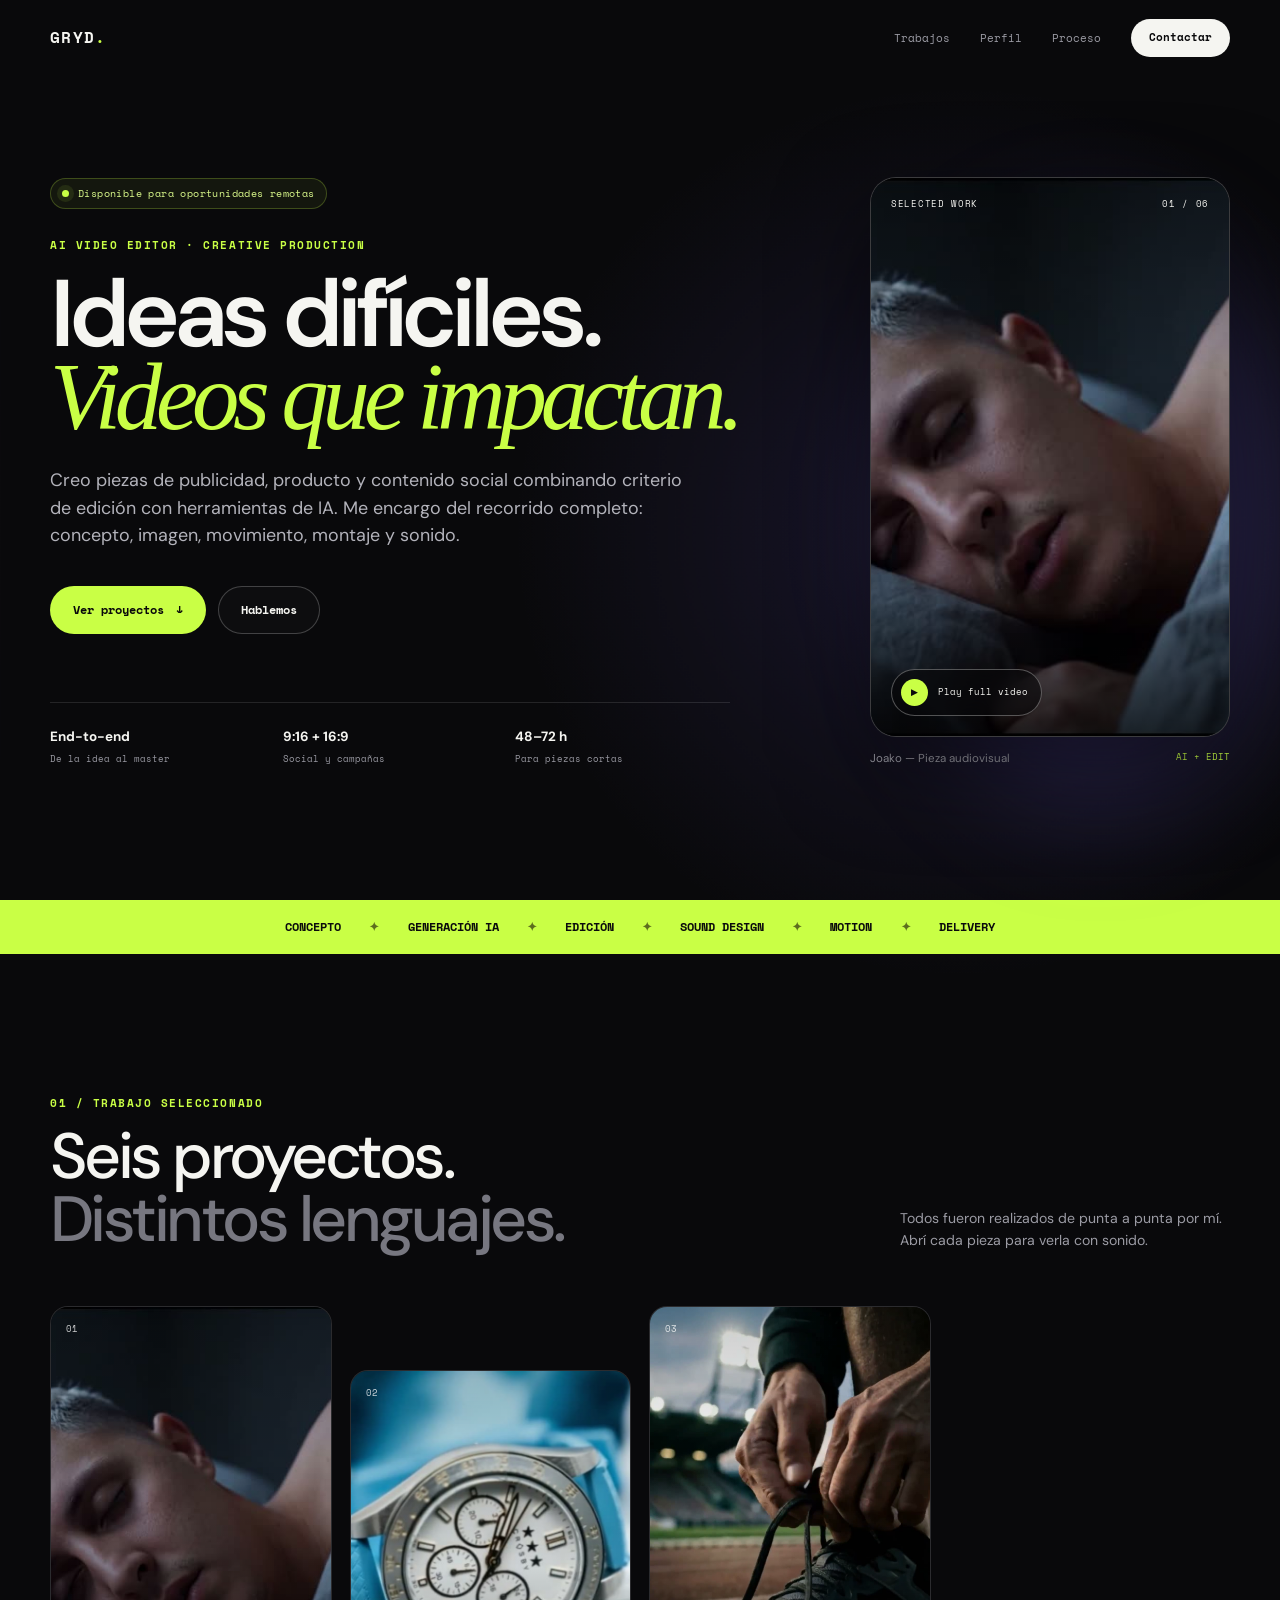
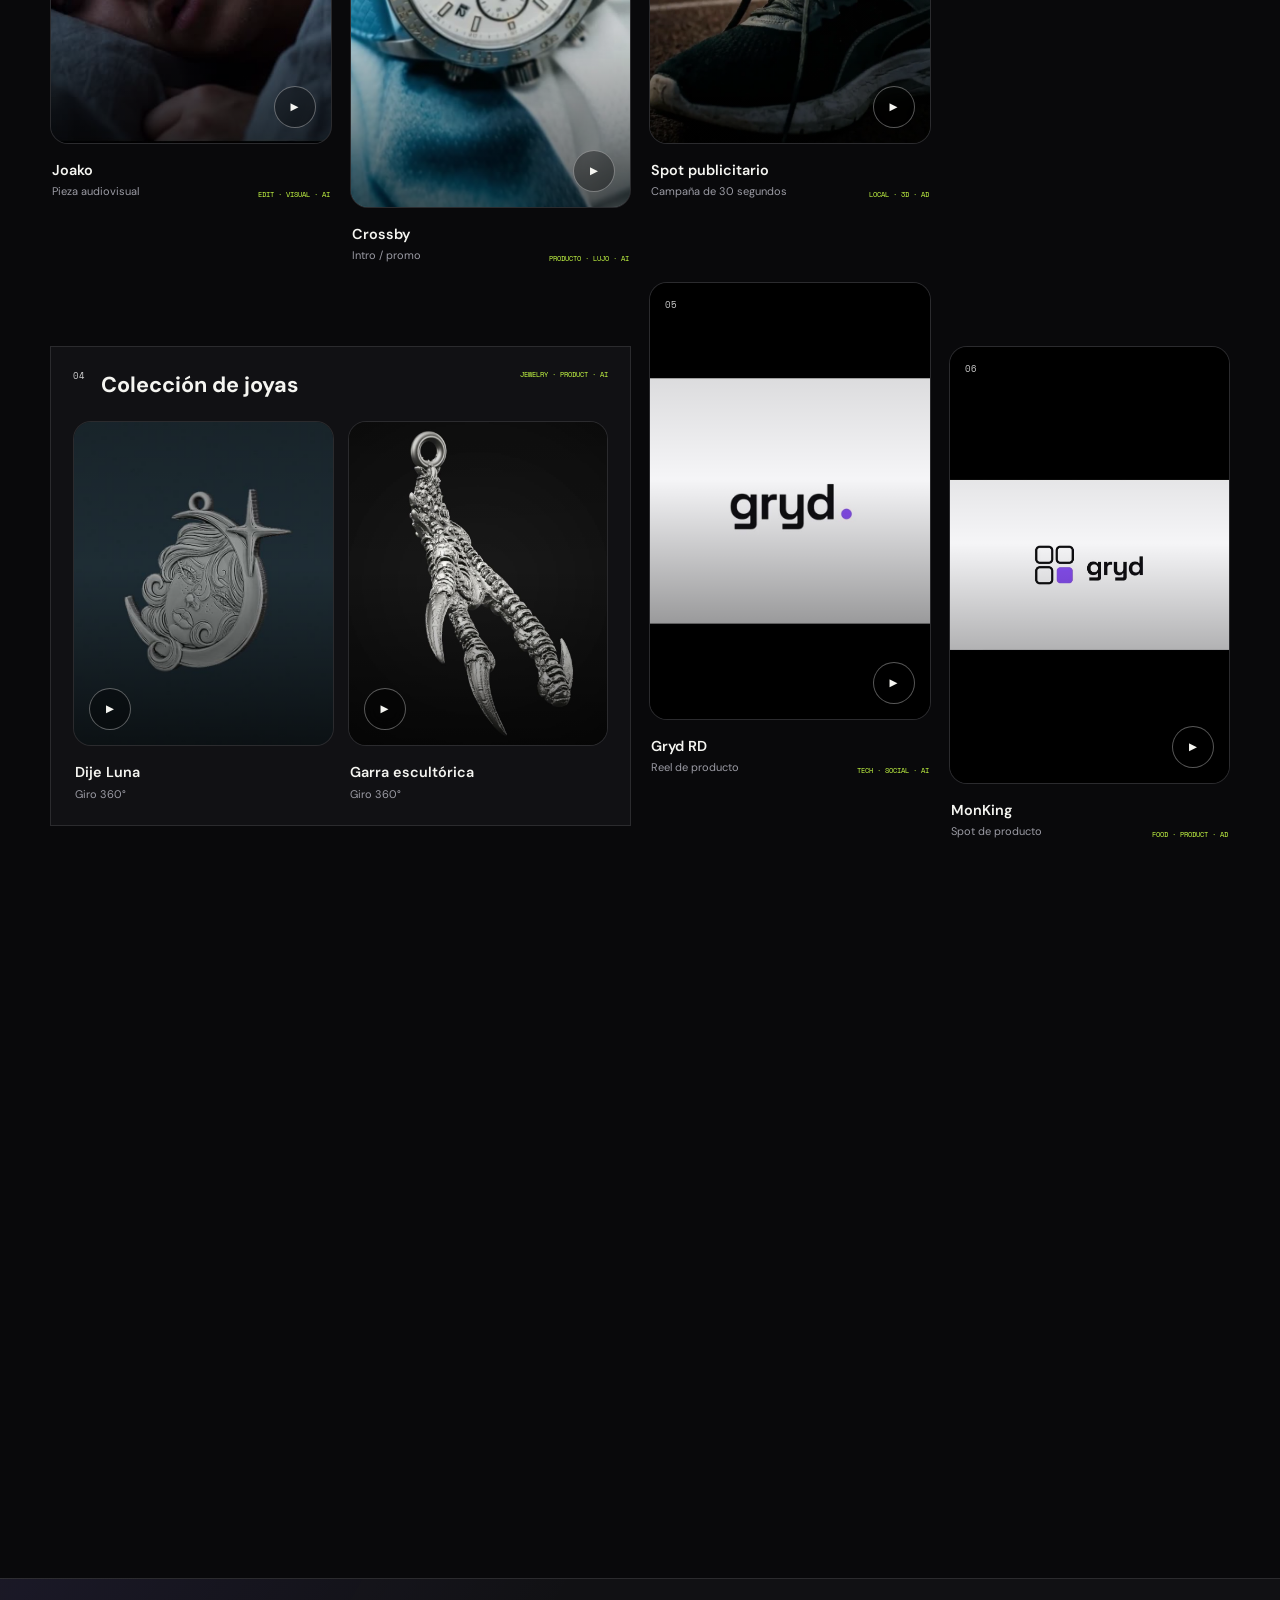
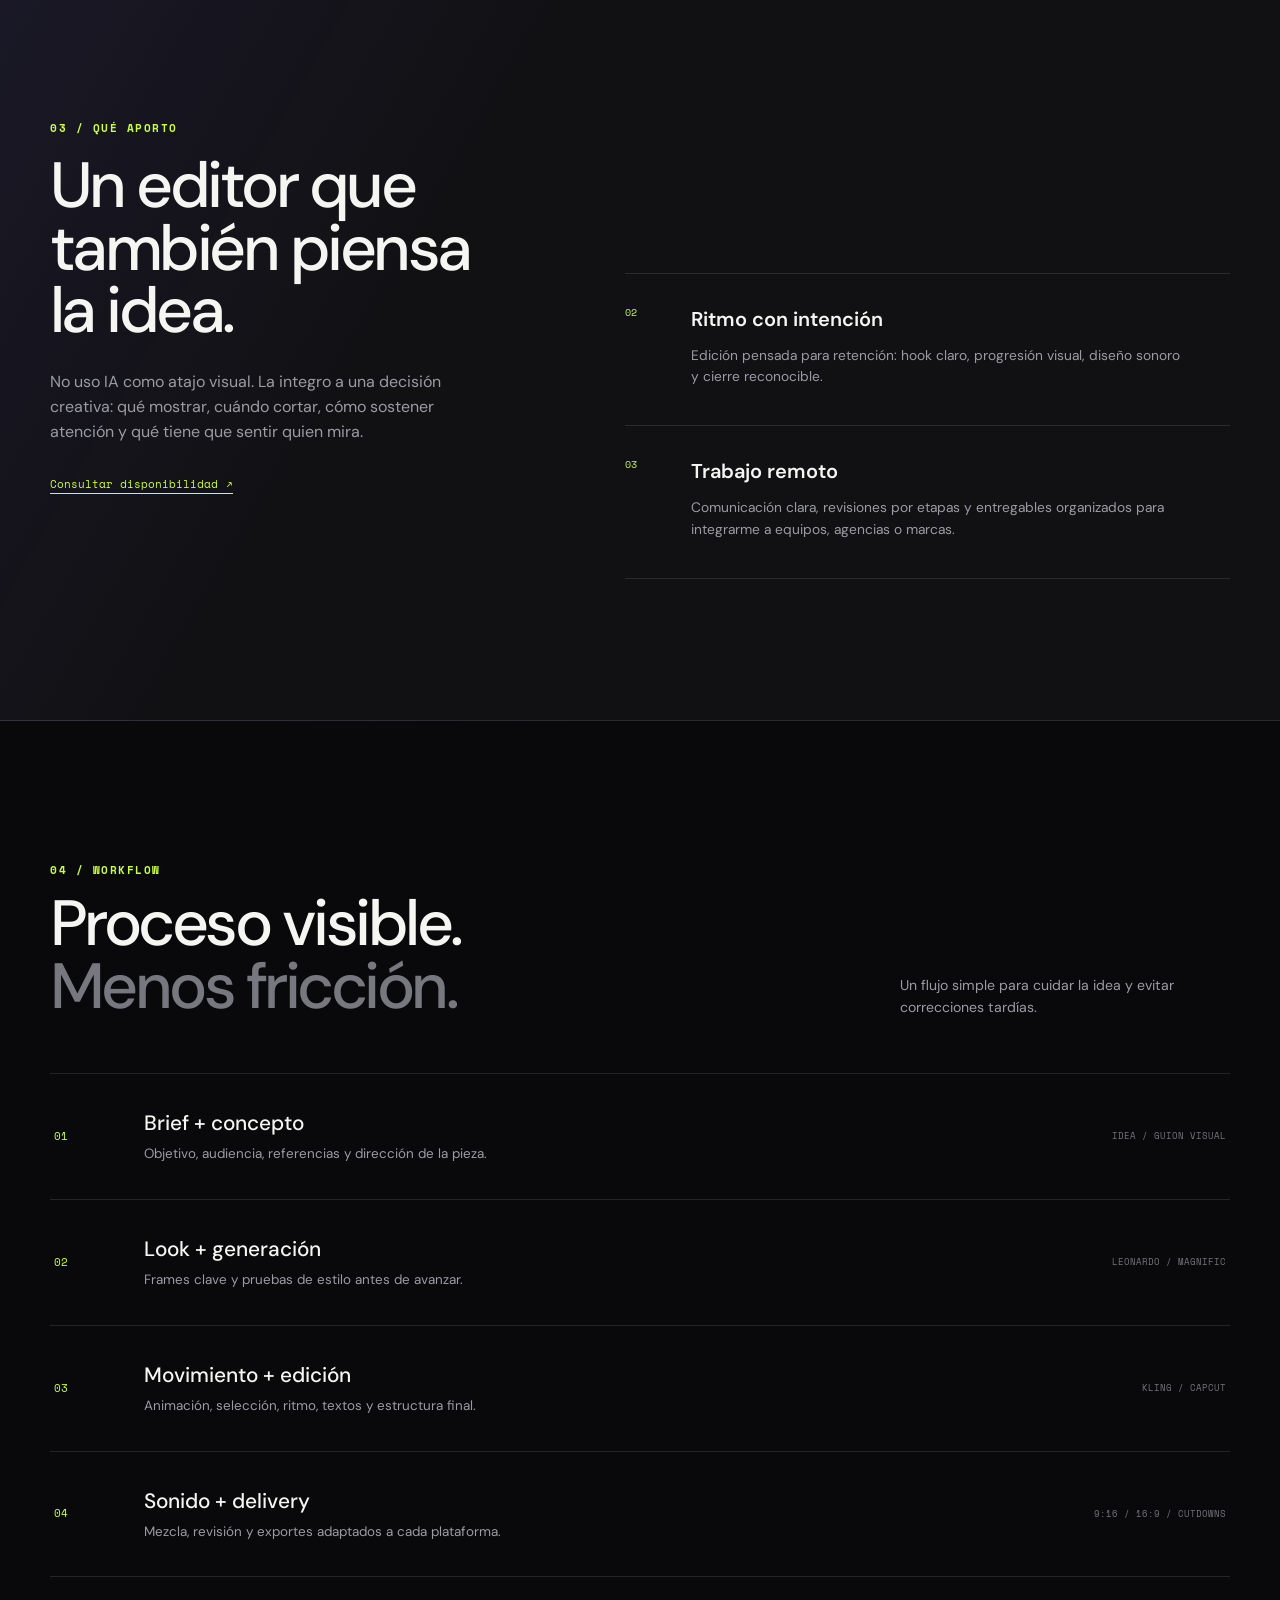
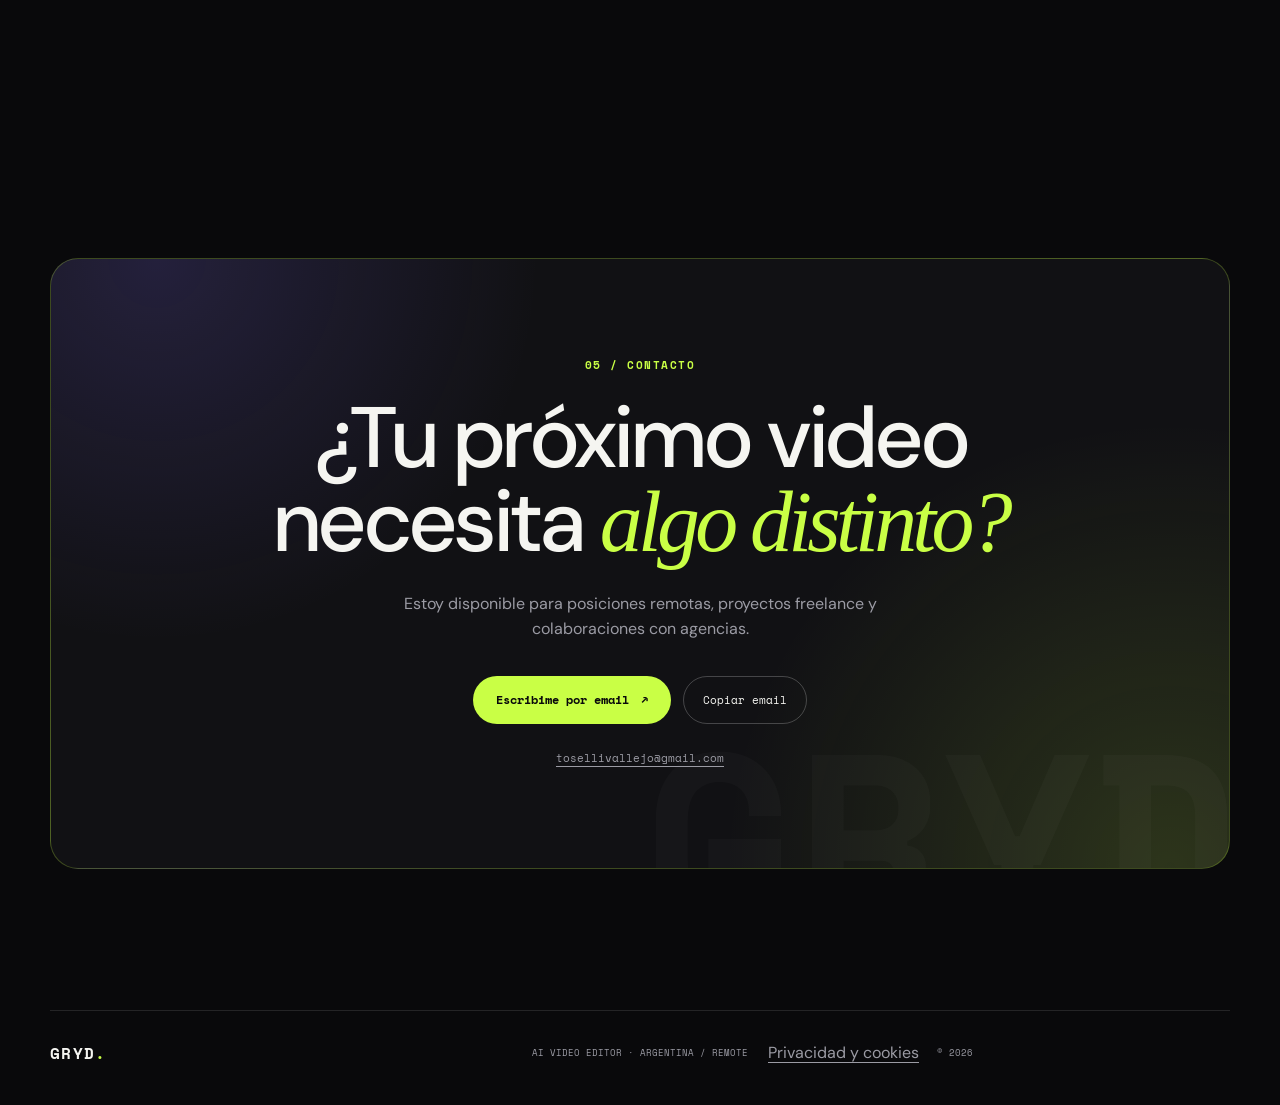
<file: index.html>
<!doctype html>
<html lang="es">
<head>
  <meta charset="utf-8">
  <meta name="viewport" content="width=device-width, initial-scale=1">
  <meta name="theme-color" content="#09090b">
  <meta name="referrer" content="strict-origin-when-cross-origin">
  <title>Gryd — AI Video Editor | Portfolio</title>
  <meta name="description" content="Portfolio de edición de video con IA: publicidad, producto y contenido social. Concepto, generación, montaje, sonido y entrega final.">
  <meta property="og:title" content="Gryd — AI Video Editor">
  <meta property="og:description" content="Ideas convertidas en videos que detienen el scroll. Portfolio de edición, dirección visual e IA.">
  <meta property="og:type" content="website">
  <meta property="og:url" content="https://gryd-ai-video-editor.vercel.app/">
  <meta property="og:image" content="https://gryd-ai-video-editor.vercel.app/og-cover.jpg">
  <meta property="og:image:width" content="1200">
  <meta property="og:image:height" content="630">
  <meta property="og:image:alt" content="Portfolio de Gryd, editor de video con IA">
  <meta name="twitter:card" content="summary_large_image">
  <link rel="canonical" href="https://gryd-ai-video-editor.vercel.app/">
  <link rel="stylesheet" href="styles.css">
</head>
<body>
  <a class="skip-link" href="#contenido">Saltar al contenido</a>

  <header class="nav" aria-label="Navegación principal">
    <a href="#top" class="nav__logo" aria-label="Gryd, inicio">GRYD<span>.</span></a>
    <nav class="nav__links" id="nav-links">
      <a href="#trabajos">Trabajos</a>
      <a href="#perfil">Perfil</a>
      <a href="#proceso">Proceso</a>
      <a href="#contacto" class="btn btn--small btn--light">Contactar</a>
    </nav>
    <button class="nav__burger" type="button" aria-label="Abrir menú" aria-controls="nav-links" aria-expanded="false">
      <span></span><span></span>
    </button>
  </header>

  <main id="contenido">
    <section class="hero container" id="top">
      <div class="hero__copy">
        <div class="availability reveal"><span></span> Disponible para oportunidades remotas</div>
        <p class="eyebrow reveal">AI VIDEO EDITOR · CREATIVE PRODUCTION</p>
        <h1 class="hero__title reveal">Ideas difíciles.<br><em>Videos que impactan.</em></h1>
        <p class="hero__lead reveal">
          Creo piezas de publicidad, producto y contenido social combinando criterio de edición con herramientas de IA. Me encargo del recorrido completo: concepto, imagen, movimiento, montaje y sonido.
        </p>
        <div class="hero__actions reveal">
          <a href="#trabajos" class="btn btn--primary">Ver proyectos <span aria-hidden="true">↓</span></a>
          <a href="mailto:tosellivallejo@gmail.com?subject=Oportunidad%20de%20edición%20de%20video" class="btn btn--outline">Hablemos</a>
        </div>
        <ul class="hero__facts reveal" aria-label="Datos principales">
          <li><strong>End-to-end</strong><span>De la idea al master</span></li>
          <li><strong>9:16 + 16:9</strong><span>Social y campañas</span></li>
          <li><strong>48–72 h</strong><span>Para piezas cortas</span></li>
        </ul>
      </div>

      <div class="hero__reel reveal" aria-label="Muestra destacada del portfolio">
        <div class="hero__reel-frame">
          <video src="videos/joako.mp4#t=0.5" poster="posters/joako.jpg" muted playsinline preload="none" aria-label="Vista previa del proyecto Joako"></video>
          <div class="hero__reel-shade"></div>
          <div class="hero__reel-top"><span>SELECTED WORK</span><span>01 / 06</span></div>
          <button class="hero__play" type="button" data-open-video="videos/joako.mp4" data-title="Joako — Pieza audiovisual" data-meta="Edición · Dirección visual · IA · Sound design" aria-label="Reproducir proyecto Joako">
            <span aria-hidden="true">▶</span> Play full video
          </button>
        </div>
        <p class="hero__reel-caption">Joako — Pieza audiovisual <span>AI + EDIT</span></p>
      </div>
    </section>

    <div class="capabilities" aria-label="Capacidades">
      <div class="capabilities__track">
        <span>CONCEPTO</span><i>✦</i><span>GENERACIÓN IA</span><i>✦</i><span>EDICIÓN</span><i>✦</i><span>SOUND DESIGN</span><i>✦</i><span>MOTION</span><i>✦</i><span>DELIVERY</span>
      </div>
    </div>

    <section class="section container" id="trabajos">
      <div class="section__head reveal">
        <div>
          <p class="eyebrow">01 / TRABAJO SELECCIONADO</p>
          <h2>Seis proyectos.<br><span>Distintos lenguajes.</span></h2>
        </div>
        <p>Todos fueron realizados de punta a punta por mí. Abrí cada pieza para verla con sonido.</p>
      </div>

      <div class="works">
        <article class="work work--tall reveal">
          <button class="work__open" type="button" data-open-video="videos/joako.mp4" data-title="Joako — Pieza audiovisual" data-meta="Edición · Dirección visual · IA · Sound design" aria-label="Ver proyecto Joako">
            <span class="work__media"><video src="videos/joako.mp4#t=0.5" poster="posters/joako.jpg" preload="none" muted playsinline loop></video><span class="work__overlay"><span class="work__index">01</span><span class="work__play" aria-hidden="true">▶</span></span></span>
            <span class="work__info"><span><b>Joako</b><small>Pieza audiovisual</small></span><span class="work__tags">EDIT · VISUAL · AI</span></span>
          </button>
        </article>

        <article class="work work--tall reveal">
          <button class="work__open" type="button" data-open-video="videos/crossby.mp4" data-title="Crossby — Intro / promo" data-meta="Producto premium · Concepto, dirección visual, IA, edición y sonido" aria-label="Ver Crossby — Intro / promo">
            <span class="work__media"><video src="videos/crossby.mp4#t=0.5" poster="posters/crossby.jpg" preload="none" muted playsinline loop></video><span class="work__overlay"><span class="work__index">02</span><span class="work__play" aria-hidden="true">▶</span></span></span>
            <span class="work__info"><span><b>Crossby</b><small>Intro / promo</small></span><span class="work__tags">PRODUCTO · LUJO · AI</span></span>
          </button>
        </article>

        <article class="work reveal">
          <button class="work__open" type="button" data-open-video="videos/spotpubli.mp4" data-title="Spot publicitario — 30s" data-meta="Negocio local · Concepto, visuales 3D, montaje y acabado final" aria-label="Ver spot publicitario de 30 segundos">
            <span class="work__media"><video src="videos/spotpubli.mp4#t=0.5" poster="posters/spotpubli.jpg" preload="none" muted playsinline loop></video><span class="work__overlay"><span class="work__index">03</span><span class="work__play" aria-hidden="true">▶</span></span></span>
            <span class="work__info"><span><b>Spot publicitario</b><small>Campaña de 30 segundos</small></span><span class="work__tags">LOCAL · 3D · AD</span></span>
          </button>
        </article>

        <article class="work work--collection reveal">
          <div class="collection__head"><div><span class="work__index">04</span><h3>Colección de joyas</h3></div><span class="work__tags">JEWELRY · PRODUCT · AI</span></div>
          <div class="collection__grid">
            <button class="work__open" type="button" data-open-video="videos/joya-dije-luna.mp4" data-title="Dije Luna — Giro 360°" data-meta="Joyería · Producto · Movimiento y acabado" aria-label="Ver Dije Luna">
              <span class="work__media"><video src="videos/joya-dije-luna.mp4#t=0.5" poster="posters/joya-dije-luna.jpg" preload="none" muted playsinline loop></video><span class="work__overlay"><span class="work__play" aria-hidden="true">▶</span></span></span>
              <span class="work__info"><span><b>Dije Luna</b><small>Giro 360°</small></span></span>
            </button>
            <button class="work__open" type="button" data-open-video="videos/joya-garra-escultorica.mp4" data-title="Garra escultórica — Giro 360°" data-meta="Joyería · Producto · Movimiento y acabado" aria-label="Ver Garra escultórica">
              <span class="work__media"><video src="videos/joya-garra-escultorica.mp4#t=0.5" poster="posters/joya-garra-escultorica.jpg" preload="none" muted playsinline loop></video><span class="work__overlay"><span class="work__play" aria-hidden="true">▶</span></span></span>
              <span class="work__info"><span><b>Garra escultórica</b><small>Giro 360°</small></span></span>
            </button>
          </div>
        </article>

        <article class="work reveal">
          <button class="work__open" type="button" data-open-video="videos/gryd-rd.mp4" data-title="Gryd RD — Reel de producto" data-meta="Producto tech · Dirección de arte, ritmo, tipografía y edición" aria-label="Ver reel de producto Gryd RD">
            <span class="work__media"><video src="videos/gryd-rd.mp4#t=0.5" poster="posters/gryd-rd.jpg" preload="none" muted playsinline loop></video><span class="work__overlay"><span class="work__index">05</span><span class="work__play" aria-hidden="true">▶</span></span></span>
            <span class="work__info"><span><b>Gryd RD</b><small>Reel de producto</small></span><span class="work__tags">TECH · SOCIAL · AI</span></span>
          </button>
        </article>

        <article class="work work--tall reveal">
          <button class="work__open" type="button" data-open-video="videos/maniking.mp4" data-title="MonKing — Spot de producto" data-meta="Food / snack · Concepto, composición IA, montaje y sound design" aria-label="Ver spot de producto MonKing">
            <span class="work__media"><video src="videos/maniking.mp4#t=0.5" poster="posters/maniking.jpg" preload="none" muted playsinline loop></video><span class="work__overlay"><span class="work__index">06</span><span class="work__play" aria-hidden="true">▶</span></span></span>
            <span class="work__info"><span><b>MonKing</b><small>Spot de producto</small></span><span class="work__tags">FOOD · PRODUCT · AD</span></span>
          </button>
        </article>
      </div>
    </section>

    <section class="section container wip" id="en-proceso">
      <div class="wip__card reveal">
        <div class="wip__visual" aria-label="Espacio reservado para el adelanto de El Barrio">
          <span>WORK IN PROGRESS</span>
          <strong>PRÓXIMAMENTE</strong>
        </div>
        <div class="wip__copy">
          <p class="eyebrow">02 / EN PROCESO</p>
          <h2>El Barrio</h2>
          <p>Una exploración audiovisual sobre identidad, personajes y atmósfera urbana. Actualmente en desarrollo.</p>
          <span class="wip__status"><i></i> Adelanto en preparación</span>
        </div>
      </div>
    </section>

    <section class="section profile" id="perfil">
      <div class="container profile__grid">
        <div class="profile__intro reveal">
          <p class="eyebrow">03 / QUÉ APORTO</p>
          <h2>Un editor que también piensa la idea.</h2>
          <p>No uso IA como atajo visual. La integro a una decisión creativa: qué mostrar, cuándo cortar, cómo sostener atención y qué tiene que sentir quien mira.</p>
          <a href="mailto:tosellivallejo@gmail.com?subject=Oportunidad%20remota%20de%20video" class="text-link">Consultar disponibilidad <span aria-hidden="true">↗</span></a>
        </div>

        <div class="strengths">
          <article class="strength reveal"><span>01</span><div><h3>Ownership completo</h3><p>Puedo recibir un brief abierto y llevarlo hasta una pieza lista para publicar, manteniendo una dirección visual coherente.</p></div></article>
          <article class="strength reveal"><span>02</span><div><h3>Ritmo con intención</h3><p>Edición pensada para retención: hook claro, progresión visual, diseño sonoro y cierre reconocible.</p></div></article>
          <article class="strength reveal"><span>03</span><div><h3>Trabajo remoto</h3><p>Comunicación clara, revisiones por etapas y entregables organizados para integrarme a equipos, agencias o marcas.</p></div></article>
        </div>
      </div>
    </section>

    <section class="section container" id="proceso">
      <div class="section__head reveal">
        <div><p class="eyebrow">04 / WORKFLOW</p><h2>Proceso visible.<br><span>Menos fricción.</span></h2></div>
        <p>Un flujo simple para cuidar la idea y evitar correcciones tardías.</p>
      </div>
      <ol class="process">
        <li class="process__item reveal"><span>01</span><div><h3>Brief + concepto</h3><p>Objetivo, audiencia, referencias y dirección de la pieza.</p></div><small>IDEA / GUION VISUAL</small></li>
        <li class="process__item reveal"><span>02</span><div><h3>Look + generación</h3><p>Frames clave y pruebas de estilo antes de avanzar.</p></div><small>LEONARDO / MAGNIFIC</small></li>
        <li class="process__item reveal"><span>03</span><div><h3>Movimiento + edición</h3><p>Animación, selección, ritmo, textos y estructura final.</p></div><small>KLING / CAPCUT</small></li>
        <li class="process__item reveal"><span>04</span><div><h3>Sonido + delivery</h3><p>Mezcla, revisión y exportes adaptados a cada plataforma.</p></div><small>9:16 / 16:9 / CUTDOWNS</small></li>
      </ol>
    </section>

    <section class="section container" id="contacto">
      <div class="contact reveal">
        <p class="eyebrow">05 / CONTACTO</p>
        <h2>¿Tu próximo video<br>necesita <em>algo distinto?</em></h2>
        <p>Estoy disponible para posiciones remotas, proyectos freelance y colaboraciones con agencias.</p>
        <div class="contact__actions"><a class="btn btn--primary" href="mailto:tosellivallejo@gmail.com?subject=Hablemos%20de%20video">Escribime por email <span aria-hidden="true">↗</span></a><button class="copy-email" type="button" data-copy="tosellivallejo@gmail.com">Copiar email</button></div>
        <a class="contact__mail" href="mailto:tosellivallejo@gmail.com">tosellivallejo@gmail.com</a>
      </div>
    </section>
  </main>

  <footer class="footer container">
    <a href="#top" class="nav__logo">GRYD<span>.</span></a>
    <p>AI VIDEO EDITOR · ARGENTINA / REMOTE</p>
    <div class="footer__legal"><a href="/privacidad">Privacidad y cookies</a><p>© 2026</p></div>
  </footer>

  <div class="lightbox" id="lightbox" hidden role="dialog" aria-modal="true" aria-labelledby="lightbox-title">
    <button class="lightbox__close" type="button" aria-label="Cerrar video">×</button>
    <div class="lightbox__content"><video class="lightbox__video" controls playsinline></video><div class="lightbox__info"><p id="lightbox-title"></p><span id="lightbox-meta"></span></div></div>
  </div>

  <script src="script.js"></script>
</body>
</html>
</file>
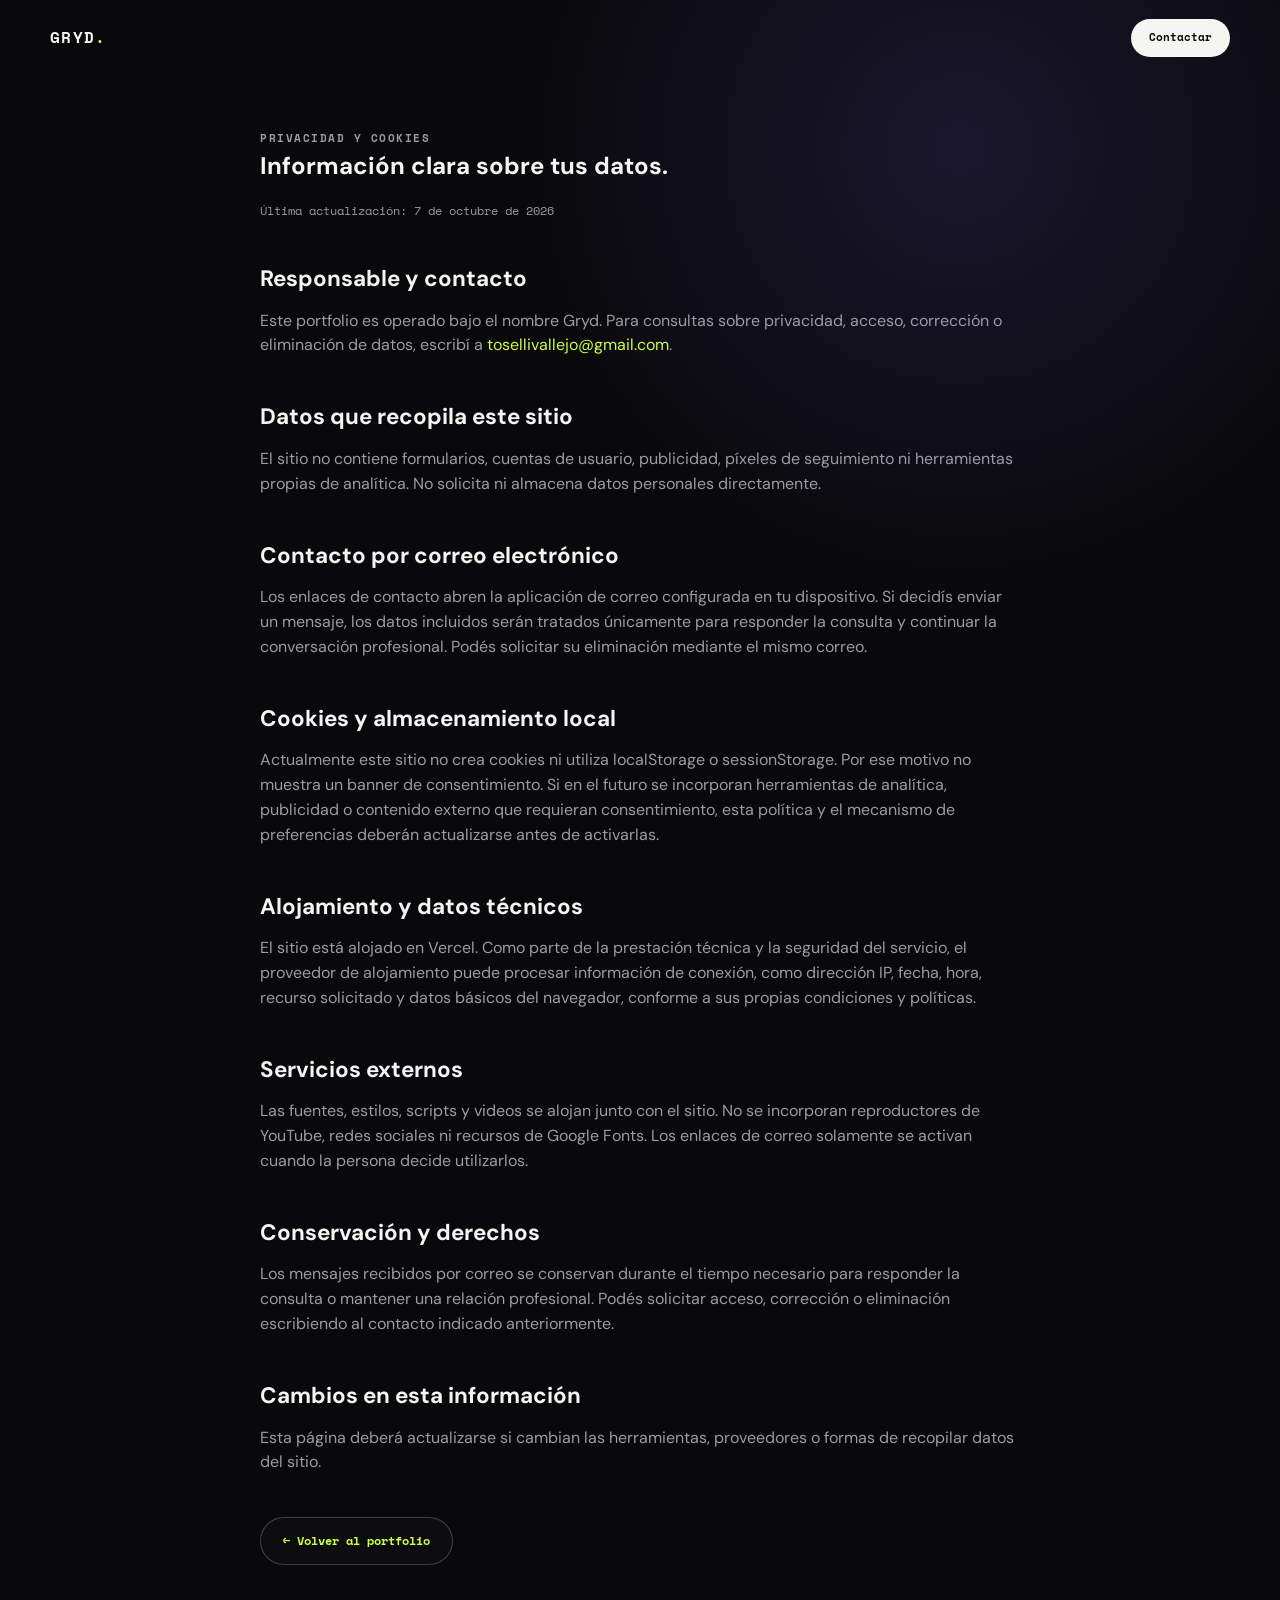
<file: privacidad.html>
<!doctype html>
<html lang="es">
<head>
  <meta charset="utf-8">
  <meta name="viewport" content="width=device-width, initial-scale=1">
  <meta name="theme-color" content="#09090b">
  <meta name="referrer" content="strict-origin-when-cross-origin">
  <meta name="robots" content="index,follow">
  <title>Privacidad y cookies — Gryd</title>
  <meta name="description" content="Información sobre privacidad, cookies y tratamiento de datos en el portfolio de Gryd.">
  <link rel="canonical" href="https://gryd-ai-video-editor.vercel.app/privacidad">
  <link rel="stylesheet" href="styles.css">
</head>
<body>
  <a class="skip-link" href="#contenido">Saltar al contenido</a>
  <header class="nav" aria-label="Navegación principal">
    <a href="/" class="nav__logo" aria-label="Gryd, inicio">GRYD<span>.</span></a>
    <a href="/#contacto" class="btn btn--small btn--light">Contactar</a>
  </header>

  <main class="legal-page" id="contenido">
    <article class="legal-page__content container">
      <p class="eyebrow">PRIVACIDAD Y COOKIES</p>
      <h1>Información clara sobre tus datos.</h1>
      <p class="legal-page__updated">Última actualización: 7 de octubre de 2026</p>

      <h2>Responsable y contacto</h2>
      <p>Este portfolio es operado bajo el nombre Gryd. Para consultas sobre privacidad, acceso, corrección o eliminación de datos, escribí a <a href="mailto:tosellivallejo@gmail.com?subject=Consulta%20sobre%20privacidad">tosellivallejo@gmail.com</a>.</p>

      <h2>Datos que recopila este sitio</h2>
      <p>El sitio no contiene formularios, cuentas de usuario, publicidad, píxeles de seguimiento ni herramientas propias de analítica. No solicita ni almacena datos personales directamente.</p>

      <h2>Contacto por correo electrónico</h2>
      <p>Los enlaces de contacto abren la aplicación de correo configurada en tu dispositivo. Si decidís enviar un mensaje, los datos incluidos serán tratados únicamente para responder la consulta y continuar la conversación profesional. Podés solicitar su eliminación mediante el mismo correo.</p>

      <h2>Cookies y almacenamiento local</h2>
      <p>Actualmente este sitio no crea cookies ni utiliza localStorage o sessionStorage. Por ese motivo no muestra un banner de consentimiento. Si en el futuro se incorporan herramientas de analítica, publicidad o contenido externo que requieran consentimiento, esta política y el mecanismo de preferencias deberán actualizarse antes de activarlas.</p>

      <h2>Alojamiento y datos técnicos</h2>
      <p>El sitio está alojado en Vercel. Como parte de la prestación técnica y la seguridad del servicio, el proveedor de alojamiento puede procesar información de conexión, como dirección IP, fecha, hora, recurso solicitado y datos básicos del navegador, conforme a sus propias condiciones y políticas.</p>

      <h2>Servicios externos</h2>
      <p>Las fuentes, estilos, scripts y videos se alojan junto con el sitio. No se incorporan reproductores de YouTube, redes sociales ni recursos de Google Fonts. Los enlaces de correo solamente se activan cuando la persona decide utilizarlos.</p>

      <h2>Conservación y derechos</h2>
      <p>Los mensajes recibidos por correo se conservan durante el tiempo necesario para responder la consulta o mantener una relación profesional. Podés solicitar acceso, corrección o eliminación escribiendo al contacto indicado anteriormente.</p>

      <h2>Cambios en esta información</h2>
      <p>Esta página deberá actualizarse si cambian las herramientas, proveedores o formas de recopilar datos del sitio.</p>

      <a class="btn btn--outline legal-page__back" href="/">← Volver al portfolio</a>
    </article>
  </main>
</body>
</html>
</file>
<file: styles.css>
@font-face {
  font-family: "DM Sans";
  src: url("fonts/dm-sans-400.ttf") format("truetype");
  font-weight: 400;
  font-style: normal;
  font-display: swap;
}
@font-face {
  font-family: "DM Sans";
  src: url("fonts/dm-sans-500.ttf") format("truetype");
  font-weight: 500;
  font-style: normal;
  font-display: swap;
}
@font-face {
  font-family: "DM Sans";
  src: url("fonts/dm-sans-600.ttf") format("truetype");
  font-weight: 600;
  font-style: normal;
  font-display: swap;
}
@font-face {
  font-family: "DM Sans";
  src: url("fonts/dm-sans-700.ttf") format("truetype");
  font-weight: 700;
  font-style: normal;
  font-display: swap;
}
@font-face {
  font-family: "Space Mono";
  src: url("fonts/space-mono-400.ttf") format("truetype");
  font-weight: 400;
  font-style: normal;
  font-display: swap;
}
@font-face {
  font-family: "Space Mono";
  src: url("fonts/space-mono-700.ttf") format("truetype");
  font-weight: 700;
  font-style: normal;
  font-display: swap;
}

:root {
  --bg: #09090b;
  --surface: #111114;
  --surface-2: #17171b;
  --line: rgba(255, 255, 255, 0.11);
  --line-strong: rgba(255, 255, 255, 0.22);
  --text: #f5f5f1;
  --muted: #9b9ba4;
  --acid: #c9ff45;
  --acid-soft: rgba(201, 255, 69, 0.14);
  --violet: #826cff;
  --radius: 18px;
  --sans: "DM Sans", Inter, system-ui, -apple-system, BlinkMacSystemFont, "Segoe UI", sans-serif;
  --mono: "Space Mono", ui-monospace, SFMono-Regular, Consolas, monospace;
}

* {
  box-sizing: border-box;
  margin: 0;
  padding: 0;
}

html {
  scroll-behavior: smooth;
  scroll-padding-top: 90px;
}

body {
  min-width: 320px;
  overflow-x: hidden;
  background:
    radial-gradient(circle at 75% 9%, rgba(130, 108, 255, 0.14), transparent 28rem),
    var(--bg);
  color: var(--text);
  font-family: var(--sans);
  line-height: 1.55;
  -webkit-font-smoothing: antialiased;
}

body.modal-open { overflow: hidden; }

a { color: inherit; text-decoration: none; }
button { color: inherit; font: inherit; }
img, video { display: block; max-width: 100%; }

.container {
  width: min(1180px, calc(100% - 48px));
  margin-inline: auto;
}

.skip-link {
  position: fixed;
  top: 8px;
  left: 8px;
  z-index: 200;
  padding: 10px 14px;
  transform: translateY(-140%);
  border-radius: 8px;
  background: var(--acid);
  color: #09090b;
  font-weight: 700;
}

.skip-link:focus { transform: translateY(0); }

:focus-visible {
  outline: 2px solid var(--acid);
  outline-offset: 4px;
}

.eyebrow {
  color: var(--acid);
  font-family: var(--mono);
  font-size: 0.68rem;
  font-weight: 700;
  letter-spacing: 0.14em;
}

.nav {
  position: fixed;
  inset: 0 0 auto;
  z-index: 80;
  display: flex;
  align-items: center;
  justify-content: space-between;
  height: 76px;
  padding: 0 max(24px, calc((100vw - 1180px) / 2));
  border-bottom: 1px solid transparent;
  transition: background 180ms ease, border-color 180ms ease, height 180ms ease;
}

.nav.scrolled {
  height: 66px;
  border-color: var(--line);
  background: rgba(9, 9, 11, 0.84);
  backdrop-filter: blur(18px);
}

.nav__logo {
  font-family: var(--mono);
  font-size: 1rem;
  font-weight: 700;
  letter-spacing: 0.08em;
}

.nav__logo span { color: var(--acid); }

.nav__links {
  display: flex;
  align-items: center;
  gap: 30px;
  color: var(--muted);
  font-family: var(--mono);
  font-size: 0.7rem;
}

.nav__links a { transition: color 160ms ease; }
.nav__links a:hover { color: var(--text); }

.nav__burger {
  display: none;
  width: 44px;
  height: 44px;
  border: 0;
  background: transparent;
  cursor: pointer;
}

.nav__burger span {
  display: block;
  width: 22px;
  height: 1px;
  margin: 6px auto;
  background: currentColor;
  transition: transform 180ms ease;
}

.nav__burger[aria-expanded="true"] span:first-child { transform: translateY(3.5px) rotate(45deg); }
.nav__burger[aria-expanded="true"] span:last-child { transform: translateY(-3.5px) rotate(-45deg); }

.btn {
  display: inline-flex;
  align-items: center;
  justify-content: center;
  gap: 12px;
  min-height: 48px;
  padding: 0 22px;
  border: 1px solid transparent;
  border-radius: 999px;
  font-family: var(--mono);
  font-size: 0.72rem;
  font-weight: 700;
  transition: transform 160ms ease, box-shadow 160ms ease, background 160ms ease, border-color 160ms ease;
}

.btn:hover { transform: translateY(-2px); }

.btn--primary {
  background: var(--acid);
  color: #09090b;
  box-shadow: 0 0 0 rgba(201, 255, 69, 0);
}

.btn--primary:hover { box-shadow: 0 10px 36px rgba(201, 255, 69, 0.18); }
.btn--outline { border-color: var(--line-strong); background: rgba(255, 255, 255, 0.02); }
.btn--outline:hover { border-color: rgba(255, 255, 255, 0.48); }
.btn--light { min-height: 38px; background: var(--text); color: #09090b; }
.btn--small { padding: 0 17px; font-size: 0.66rem; }

.hero {
  display: grid;
  grid-template-columns: minmax(0, 1.2fr) minmax(320px, 0.64fr);
  align-items: center;
  gap: clamp(42px, 8vw, 108px);
  min-height: 100svh;
  padding-top: 118px;
  padding-bottom: 74px;
}

.hero__copy { max-width: 730px; }

.availability {
  display: inline-flex;
  align-items: center;
  gap: 9px;
  margin-bottom: 28px;
  padding: 7px 11px;
  border: 1px solid rgba(201, 255, 69, 0.23);
  border-radius: 999px;
  background: rgba(201, 255, 69, 0.06);
  color: #dfff8e;
  font-family: var(--mono);
  font-size: 0.62rem;
  letter-spacing: 0.04em;
}

.availability span {
  width: 7px;
  height: 7px;
  border-radius: 50%;
  background: var(--acid);
  box-shadow: 0 0 0 5px rgba(201, 255, 69, 0.09);
}

.hero .eyebrow { margin-bottom: 18px; }

.hero__title {
  max-width: 780px;
  margin-bottom: 27px;
  font-size: clamp(3.35rem, 7.4vw, 6.9rem);
  font-weight: 600;
  letter-spacing: -0.065em;
  line-height: 0.88;
}

.hero__title em,
.contact h2 em {
  color: var(--acid);
  font-family: Georgia, "Times New Roman", serif;
  font-weight: 400;
}

.hero__lead {
  max-width: 650px;
  color: #b3b3bb;
  font-size: clamp(1rem, 1.4vw, 1.13rem);
}

.hero__actions {
  display: flex;
  flex-wrap: wrap;
  gap: 12px;
  margin-top: 36px;
}

.hero__facts {
  display: grid;
  grid-template-columns: repeat(3, minmax(0, 1fr));
  gap: 18px;
  max-width: 680px;
  margin-top: 68px;
  padding-top: 24px;
  border-top: 1px solid var(--line);
  list-style: none;
}

.hero__facts strong,
.hero__facts span { display: block; }
.hero__facts strong { margin-bottom: 4px; font-size: 0.84rem; }
.hero__facts span { color: var(--muted); font-family: var(--mono); font-size: 0.57rem; }

.hero__reel {
  position: relative;
  width: min(100%, 360px);
  justify-self: end;
}

.hero__reel::before {
  content: "";
  position: absolute;
  inset: 10% -16% -6% 12%;
  z-index: -1;
  border-radius: 50%;
  background: rgba(130, 108, 255, 0.22);
  filter: blur(60px);
}

.hero__reel-frame {
  position: relative;
  overflow: hidden;
  aspect-ratio: 9 / 14;
  border: 1px solid rgba(255, 255, 255, 0.18);
  border-radius: 26px;
  background: var(--surface);
  box-shadow: 0 32px 90px rgba(0, 0, 0, 0.5);
}

.hero__reel-frame video { width: 100%; height: 100%; object-fit: cover; }

.hero__reel-shade {
  position: absolute;
  inset: 0;
  background: linear-gradient(180deg, rgba(0, 0, 0, 0.38), transparent 35%, transparent 64%, rgba(0, 0, 0, 0.72));
  pointer-events: none;
}

.hero__reel-top {
  position: absolute;
  inset: 19px 20px auto;
  display: flex;
  justify-content: space-between;
  font-family: var(--mono);
  font-size: 0.55rem;
  letter-spacing: 0.08em;
}

.hero__play {
  position: absolute;
  bottom: 20px;
  left: 20px;
  display: flex;
  align-items: center;
  gap: 10px;
  padding: 9px 13px 9px 9px;
  border: 1px solid rgba(255, 255, 255, 0.3);
  border-radius: 999px;
  background: rgba(8, 8, 10, 0.58);
  font-family: var(--mono);
  font-size: 0.58rem;
  backdrop-filter: blur(12px);
  cursor: pointer;
}

.hero__play span {
  display: grid;
  width: 27px;
  height: 27px;
  place-items: center;
  border-radius: 50%;
  background: var(--acid);
  color: #09090b;
  font-size: 0.56rem;
}

.hero__reel-caption {
  display: flex;
  justify-content: space-between;
  margin-top: 13px;
  color: var(--muted);
  font-size: 0.72rem;
}

.hero__reel-caption span { color: var(--acid); font-family: var(--mono); font-size: 0.57rem; }

.capabilities {
  overflow: hidden;
  padding: 17px 0;
  border-block: 1px solid rgba(201, 255, 69, 0.34);
  background: var(--acid);
  color: #0a0a0c;
}

.capabilities__track {
  display: flex;
  align-items: center;
  justify-content: center;
  gap: clamp(14px, 2.2vw, 34px);
  min-width: max-content;
  padding-inline: 24px;
  font-family: var(--mono);
  font-size: clamp(0.58rem, 0.9vw, 0.72rem);
  font-weight: 700;
}

.capabilities i { color: #5d6e1e; font-style: normal; }

.section { padding-block: clamp(88px, 11vw, 148px); }

.section__head {
  display: flex;
  align-items: end;
  justify-content: space-between;
  gap: 36px;
  margin-bottom: 54px;
}

.section__head .eyebrow { margin-bottom: 15px; }

.section__head h2,
.profile h2,
.contact h2 {
  font-size: clamp(2.35rem, 5vw, 4.8rem);
  font-weight: 500;
  letter-spacing: -0.055em;
  line-height: 0.98;
}

.section__head h2 span { color: #777780; }

.section__head > p {
  max-width: 330px;
  color: var(--muted);
  font-size: 0.88rem;
}

.works {
  display: grid;
  grid-template-columns: repeat(4, minmax(0, 1fr));
  align-items: start;
  gap: 18px;
}

.work--collection {
  grid-column: span 2;
  padding: 22px;
  border: 1px solid var(--line);
  background: var(--surface);
}

.collection__head {
  display: flex;
  align-items: flex-start;
  justify-content: space-between;
  gap: 20px;
  margin-bottom: 18px;
}

.collection__head > div { display: flex; align-items: center; gap: 16px; }
.collection__head h3 { font-size: 1.35rem; }
.collection__grid { display: grid; grid-template-columns: 1fr 1fr; gap: 14px; }
.collection__grid .work__media { aspect-ratio: 4 / 5; }

/* Proyecto en desarrollo */
.wip { padding-top: 24px; }
.wip__card {
  display: grid;
  grid-template-columns: 1.15fr 0.85fr;
  min-height: 430px;
  border: 1px solid var(--line);
  background: var(--surface);
}
.wip__visual {
  display: flex;
  flex-direction: column;
  justify-content: space-between;
  padding: 28px;
  min-height: 430px;
  color: var(--acid);
  font-family: var(--mono);
  font-size: 0.68rem;
  letter-spacing: 0.12em;
  background:
    linear-gradient(135deg, rgba(190,255,44,.08), transparent 45%),
    repeating-linear-gradient(90deg, transparent 0 79px, rgba(255,255,255,.035) 80px),
    #0c0c0e;
}
.wip__visual strong { font-size: clamp(2.2rem, 7vw, 5.8rem); line-height: .85; color: rgba(255,255,255,.08); }
.wip__copy { display: flex; flex-direction: column; justify-content: center; padding: 52px; }
.wip__copy h2 { margin-bottom: 18px; }
.wip__copy > p:not(.eyebrow) { color: var(--muted); }
.wip__status { margin-top: 30px; font-family: var(--mono); font-size: .7rem; color: var(--acid); }
.wip__status i { display: inline-block; width: 7px; height: 7px; margin-right: 8px; border-radius: 50%; background: var(--acid); box-shadow: 0 0 12px var(--acid); }

.work:nth-child(even) { margin-top: 64px; }

.work__open {
  display: block;
  width: 100%;
  border: 0;
  background: transparent;
  text-align: left;
  cursor: pointer;
}

.work__media {
  position: relative;
  display: block;
  overflow: hidden;
  aspect-ratio: 9 / 14;
  border: 1px solid var(--line);
  border-radius: var(--radius);
  background: var(--surface);
}

.work__media::after {
  content: "";
  position: absolute;
  inset: 0;
  border-radius: inherit;
  box-shadow: inset 0 0 0 1px rgba(255, 255, 255, 0);
  transition: box-shadow 220ms ease;
}

.work__media video {
  width: 100%;
  height: 100%;
  object-fit: cover;
  transition: transform 500ms cubic-bezier(.2,.7,.2,1), filter 300ms ease;
}

.work__overlay {
  position: absolute;
  inset: 0;
  display: flex;
  align-items: flex-end;
  justify-content: space-between;
  padding: 15px;
  background: linear-gradient(180deg, rgba(0, 0, 0, 0.2), transparent 45%, rgba(0, 0, 0, 0.62));
}

.work__index {
  align-self: flex-start;
  color: rgba(255, 255, 255, 0.8);
  font-family: var(--mono);
  font-size: 0.58rem;
}

.work__play {
  display: grid;
  width: 42px;
  height: 42px;
  place-items: center;
  border: 1px solid rgba(255, 255, 255, 0.34);
  border-radius: 50%;
  background: rgba(0, 0, 0, 0.34);
  font-size: 0.65rem;
  backdrop-filter: blur(8px);
  transition: background 180ms ease, color 180ms ease, transform 180ms ease;
}

.work__open:hover .work__media video { transform: scale(1.045); filter: saturate(1.12); }
.work__open:hover .work__media::after { box-shadow: inset 0 0 0 1px rgba(201, 255, 69, 0.6); }
.work__open:hover .work__play { transform: scale(1.08); background: var(--acid); color: #09090b; }

.work__info {
  display: flex;
  align-items: end;
  justify-content: space-between;
  gap: 12px;
  padding: 15px 2px 0;
}

.work__info b,
.work__info small { display: block; }
.work__info b { margin-bottom: 2px; font-size: 0.9rem; font-weight: 600; }
.work__info small { color: var(--muted); font-size: 0.69rem; }
.work__tags { color: var(--acid); font-family: var(--mono); font-size: 0.46rem; white-space: nowrap; }

.profile {
  border-block: 1px solid var(--line);
  background:
    linear-gradient(120deg, rgba(130, 108, 255, 0.08), transparent 34%),
    var(--surface);
}

.profile__grid {
  display: grid;
  grid-template-columns: minmax(0, 0.85fr) minmax(420px, 1.15fr);
  gap: clamp(60px, 10vw, 130px);
}

.profile__intro { position: sticky; top: 116px; align-self: start; }
.profile__intro .eyebrow { margin-bottom: 18px; }
.profile__intro h2 { max-width: 550px; }

.profile__intro > p:not(.eyebrow) {
  max-width: 520px;
  margin-top: 27px;
  color: var(--muted);
  font-size: 1rem;
}

.text-link {
  display: inline-flex;
  gap: 8px;
  margin-top: 31px;
  border-bottom: 1px solid var(--acid);
  color: var(--acid);
  font-family: var(--mono);
  font-size: 0.7rem;
}

.strength {
  display: grid;
  grid-template-columns: 46px 1fr;
  gap: 20px;
  padding: 30px 0 38px;
  border-top: 1px solid var(--line);
}

.strength:last-child { border-bottom: 1px solid var(--line); }
.strength > span { color: var(--acid); font-family: var(--mono); font-size: 0.65rem; }
.strength h3 { margin-bottom: 10px; font-size: 1.25rem; font-weight: 600; }
.strength p { max-width: 490px; color: var(--muted); font-size: 0.86rem; }

.process { list-style: none; }

.process__item {
  display: grid;
  grid-template-columns: 70px minmax(0, 1fr) auto;
  align-items: center;
  gap: 20px;
  min-height: 126px;
  padding: 24px 4px;
  border-top: 1px solid var(--line);
  transition: background 180ms ease, padding 180ms ease;
}

.process__item:last-child { border-bottom: 1px solid var(--line); }
.process__item:hover { padding-inline: 18px; background: var(--surface); }
.process__item > span { color: var(--acid); font-family: var(--mono); font-size: 0.68rem; }
.process__item h3 { margin-bottom: 5px; font-size: 1.3rem; font-weight: 500; }
.process__item p { color: var(--muted); font-size: 0.84rem; }
.process__item small { color: #74747d; font-family: var(--mono); font-size: 0.55rem; text-align: right; }

.contact {
  position: relative;
  overflow: hidden;
  padding: clamp(48px, 8vw, 98px);
  border: 1px solid rgba(201, 255, 69, 0.24);
  border-radius: 28px;
  background:
    radial-gradient(circle at 95% 100%, rgba(201, 255, 69, 0.15), transparent 35%),
    radial-gradient(circle at 9% 0%, rgba(130, 108, 255, 0.17), transparent 31%),
    var(--surface);
  text-align: center;
}

.contact::after {
  content: "GRYD";
  position: absolute;
  right: -0.05em;
  bottom: -0.36em;
  color: rgba(255, 255, 255, 0.025);
  font-family: var(--mono);
  font-size: clamp(6rem, 19vw, 17rem);
  font-weight: 700;
  line-height: 1;
  pointer-events: none;
}

.contact > * { position: relative; z-index: 1; }
.contact .eyebrow { margin-bottom: 22px; }
.contact h2 { font-size: clamp(2.8rem, 6.7vw, 6.2rem); }
.contact > p:not(.eyebrow) { max-width: 560px; margin: 27px auto 0; color: var(--muted); }

.contact__actions {
  display: flex;
  justify-content: center;
  gap: 12px;
  margin-top: 34px;
}

.copy-email {
  min-height: 48px;
  padding-inline: 19px;
  border: 1px solid var(--line-strong);
  border-radius: 999px;
  background: transparent;
  font-family: var(--mono);
  font-size: 0.66rem;
  cursor: pointer;
}

.copy-email:hover { background: rgba(255, 255, 255, 0.05); }

.contact__mail {
  display: inline-block;
  margin-top: 26px;
  color: var(--muted);
  font-family: var(--mono);
  font-size: 0.68rem;
  text-decoration: underline;
  text-underline-offset: 4px;
}

.footer {
  display: grid;
  grid-template-columns: 1fr auto 1fr;
  align-items: center;
  gap: 20px;
  padding-block: 30px 40px;
  border-top: 1px solid var(--line);
}

.footer__legal { display: flex; align-items: center; gap: 18px; }
.footer__legal a { color: var(--muted); text-decoration: underline; text-underline-offset: 4px; }
.footer__legal a:hover { color: var(--text); }

/* Páginas legales y de estado */
.legal-page { min-height: 100vh; padding: 130px 24px 80px; }
.legal-page__content { max-width: 760px; }
.legal-page h1 { margin-bottom: 18px; }
.legal-page h2 { margin: 42px 0 12px; font-size: 1.4rem; }
.legal-page p, .legal-page li { color: var(--muted); }
.legal-page ul { margin: 14px 0 0 20px; }
.legal-page li + li { margin-top: 8px; }
.legal-page a { color: var(--acid); }
.legal-page__updated { margin-top: 12px; font-family: var(--mono); font-size: .72rem; }
.legal-page__back { display: inline-flex; margin-top: 42px; }
.error-page { display: grid; place-items: center; min-height: 100vh; padding: 24px; text-align: center; }
.error-page h1 { font-size: clamp(5rem, 20vw, 12rem); color: var(--acid); line-height: .8; }
.error-page p { margin: 28px auto; color: var(--muted); }

.footer p { color: var(--muted); font-family: var(--mono); font-size: 0.56rem; }
.footer p:last-child { text-align: right; }

.lightbox[hidden] { display: none; }

.lightbox {
  position: fixed;
  inset: 0;
  z-index: 150;
  display: grid;
  place-items: center;
  padding: 64px 24px 24px;
  background: rgba(3, 3, 4, 0.93);
  backdrop-filter: blur(16px);
}

.lightbox__content { width: min(100%, 920px); }

.lightbox__video {
  width: 100%;
  max-height: 76vh;
  border: 1px solid var(--line-strong);
  border-radius: 14px;
  background: #000;
  object-fit: contain;
}

.lightbox__close {
  position: fixed;
  top: 20px;
  right: 24px;
  display: grid;
  width: 42px;
  height: 42px;
  place-items: center;
  border: 1px solid var(--line-strong);
  border-radius: 50%;
  background: var(--surface);
  font-size: 1.35rem;
  line-height: 1;
  cursor: pointer;
}

.lightbox__info { display: flex; justify-content: space-between; gap: 20px; padding-top: 15px; }
.lightbox__info p { font-weight: 600; }
.lightbox__info span { color: var(--muted); font-family: var(--mono); font-size: 0.6rem; text-align: right; }

.reveal {
  opacity: 0;
  transform: translateY(24px);
  transition: opacity 620ms ease, transform 620ms cubic-bezier(.2,.7,.2,1);
}

.reveal.visible { opacity: 1; transform: translateY(0); }

@media (max-width: 960px) {
  .hero { grid-template-columns: minmax(0, 1fr) minmax(250px, 0.52fr); gap: 44px; }
  .hero__title { font-size: clamp(3.2rem, 8vw, 5.4rem); }
  .works { grid-template-columns: repeat(2, minmax(0, 1fr)); gap: 46px 18px; }
  .work:nth-child(even) { margin-top: 0; }
  .work__media { aspect-ratio: 9 / 13; }
  .profile__grid { grid-template-columns: 1fr 1fr; gap: 58px; }
}

@media (max-width: 720px) {
  .container { width: min(100% - 32px, 620px); }
  .nav { height: 66px; padding-inline: 16px; }
  .nav__burger { display: block; }
  .nav__links {
    position: absolute;
    top: 100%;
    left: 0;
    right: 0;
    display: flex;
    flex-direction: column;
    align-items: stretch;
    gap: 0;
    padding: 12px 16px 20px;
    border-bottom: 1px solid var(--line);
    background: rgba(9, 9, 11, 0.98);
    opacity: 0;
    pointer-events: none;
    transform: translateY(-10px);
    transition: opacity 160ms ease, transform 160ms ease;
  }
  .nav__links.open { opacity: 1; pointer-events: auto; transform: translateY(0); }
  .nav__links > a:not(.btn) { padding: 14px 4px; border-bottom: 1px solid var(--line); }
  .nav__links .btn { margin-top: 14px; }

  .hero {
    display: block;
    min-height: auto;
    padding-top: 116px;
    padding-bottom: 74px;
  }
  .hero__title { font-size: clamp(3rem, 12vw, 4.3rem); }
  .hero__facts { grid-template-columns: 1fr 1fr; margin-top: 48px; }
  .hero__facts li:last-child { grid-column: 1 / -1; }
  .hero__reel { width: min(82%, 340px); margin: 62px auto 0; justify-self: auto; }

  .capabilities__track { justify-content: flex-start; }
  .section { padding-block: 86px; }
  .section__head { display: block; }
  .section__head > p { margin-top: 24px; }

  .profile__grid { display: block; }
  .profile__intro { position: static; }
  .wip__card { grid-template-columns: 1fr; }
  .wip__visual { min-height: 300px; }
  .wip__copy { padding: 34px 24px; }
  .strengths { margin-top: 60px; }
  .process__item { grid-template-columns: 42px 1fr; }
  .process__item small { display: none; }

  .footer { grid-template-columns: 1fr auto; }
  .footer p:nth-child(2) { grid-column: 1 / -1; grid-row: 2; }
  .lightbox__info { display: block; }
  .lightbox__info span { display: block; margin-top: 5px; text-align: left; }
}

@media (max-width: 480px) {
  .hero__title { font-size: clamp(2.85rem, 12.5vw, 3.55rem); }
  .works { grid-template-columns: 1fr 1fr; gap: 38px 10px; }
  .work--collection { padding: 14px; }
  .collection__grid { grid-template-columns: 1fr; }
  .work__info { display: block; }
  .work__tags { display: block; margin-top: 7px; white-space: normal; }
  .work__media { border-radius: 13px; }
  .work__overlay { padding: 10px; }
  .work__play { width: 36px; height: 36px; }
  .work__info b { font-size: 0.78rem; }
  .work__info small { font-size: 0.61rem; }
  .contact { padding: 52px 20px; }
  .contact__actions { flex-direction: column; }
  .contact__mail { font-size: 0.6rem; }
}

@media (prefers-reduced-motion: reduce) {
  html { scroll-behavior: auto; }
  *, *::before, *::after { scroll-behavior: auto !important; transition-duration: 0.01ms !important; animation-duration: 0.01ms !important; animation-iteration-count: 1 !important; }
  .hero__reel-frame video { display: none; }
  .hero__reel-frame { background: linear-gradient(145deg, #282142, #111114 58%, #1f2511); }
}
</file>
